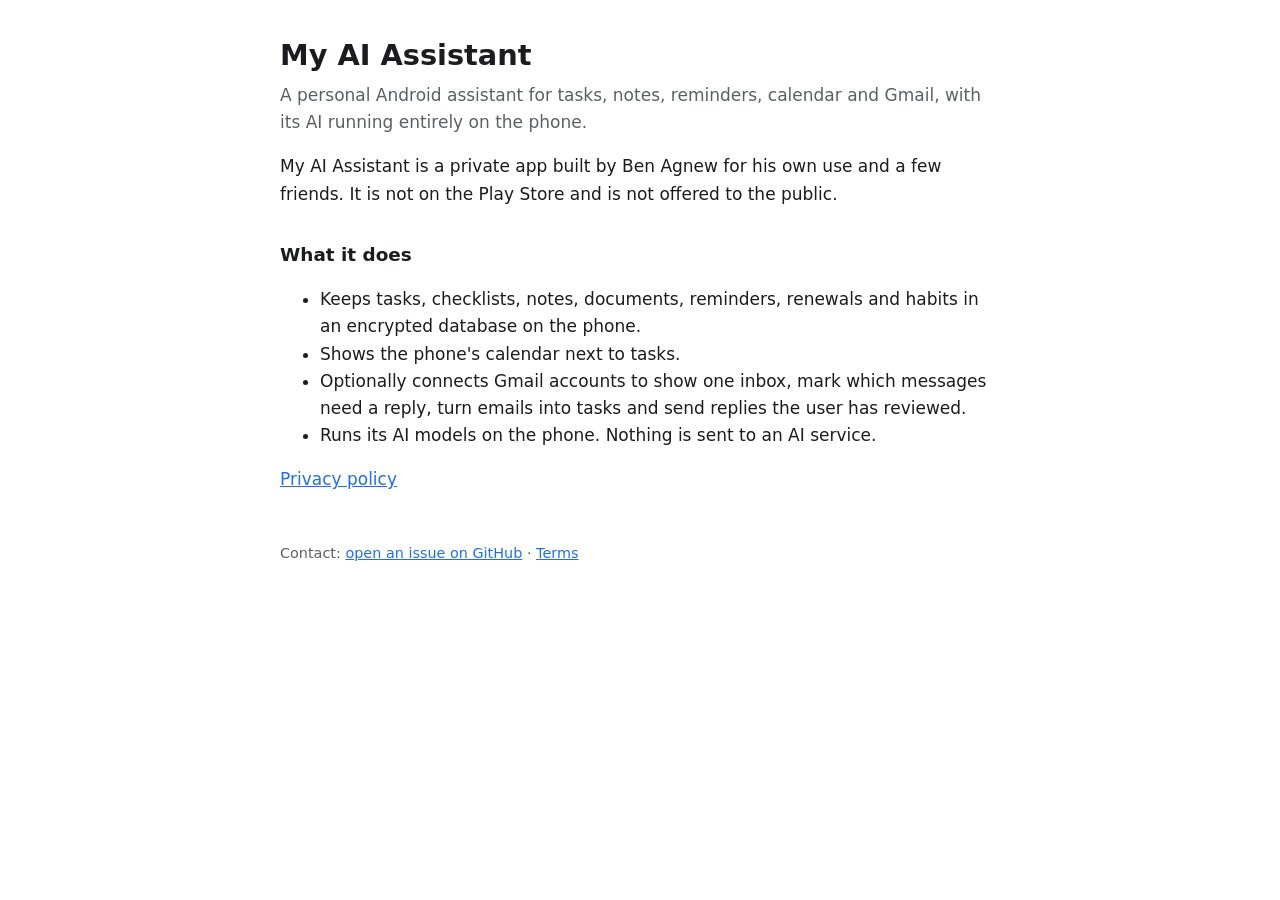
<file: index.html>
<!doctype html>
<html lang="en">
<head>
<meta charset="utf-8">
<meta name="viewport" content="width=device-width, initial-scale=1">
<meta name="google-site-verification" content="NAmjIbxB4SpHbSLkGBZmyq9fuAxFKcHXaDXTNwmAiDg" />
<title>My AI Assistant</title>
<link rel="stylesheet" href="style.css">
</head>
<body>
<main>
  <h1>My AI Assistant</h1>
  <p class="lead">A personal Android assistant for tasks, notes, reminders, calendar and Gmail, with its AI running entirely on the phone.</p>
  <p>My AI Assistant is a private app built by Ben Agnew for his own use and a few friends. It is not on the Play Store and is not offered to the public.</p>
  <h2>What it does</h2>
  <ul>
    <li>Keeps tasks, checklists, notes, documents, reminders, renewals and habits in an encrypted database on the phone.</li>
    <li>Shows the phone's calendar next to tasks.</li>
    <li>Optionally connects Gmail accounts to show one inbox, mark which messages need a reply, turn emails into tasks and send replies the user has reviewed.</li>
    <li>Runs its AI models on the phone. Nothing is sent to an AI service.</li>
  </ul>
  <p><a href="privacy.html">Privacy policy</a></p>
  <footer>Contact: <a href="https://github.com/Benagnew0/my-ai-assistant/issues">open an issue on GitHub</a> · <a href="terms.html">Terms</a></footer>
</main>
</body>
</html>
</file>
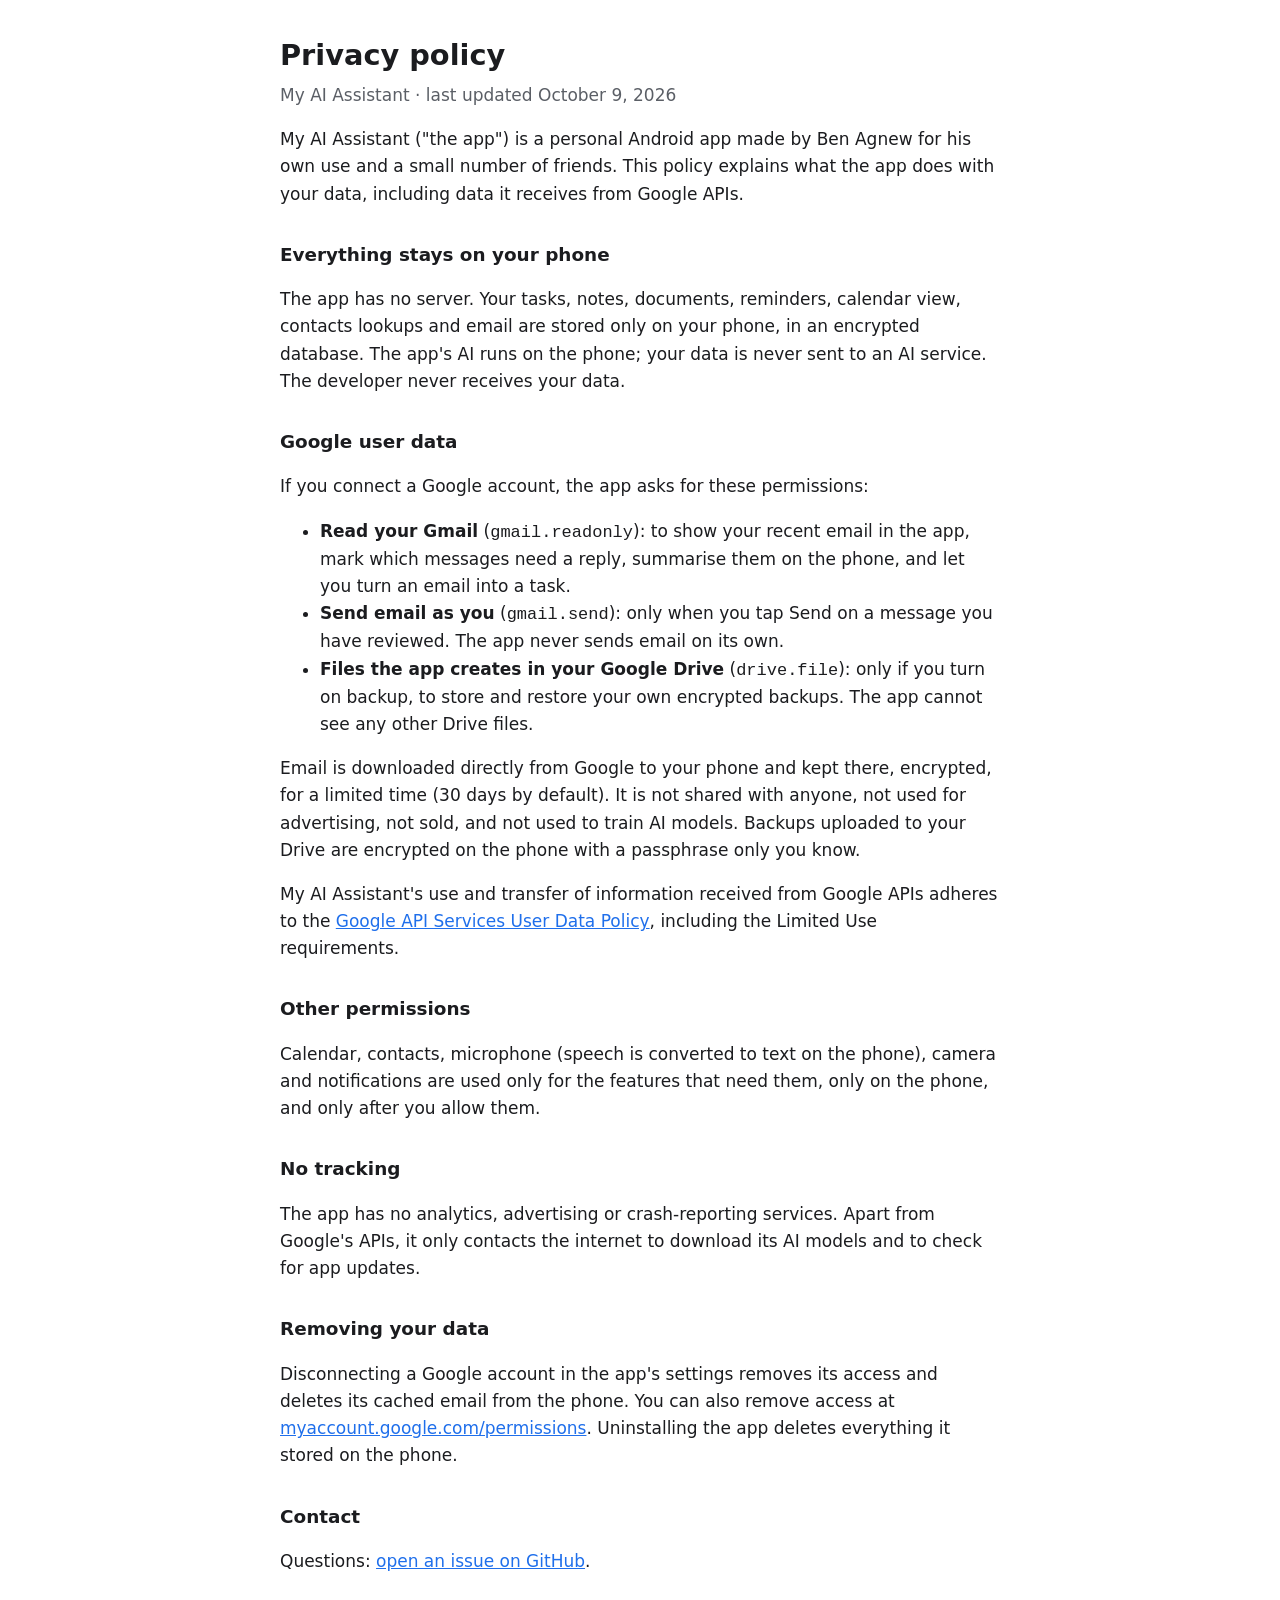
<file: privacy.html>
<!doctype html>
<html lang="en">
<head>
<meta charset="utf-8">
<meta name="viewport" content="width=device-width, initial-scale=1">
<title>Privacy policy – My AI Assistant</title>
<link rel="stylesheet" href="style.css">
</head>
<body>
<main>
  <h1>Privacy policy</h1>
  <p class="lead">My AI Assistant · last updated October 9, 2026</p>

  <p>My AI Assistant ("the app") is a personal Android app made by Ben Agnew for his own use and a small number of friends. This policy explains what the app does with your data, including data it receives from Google APIs.</p>

  <h2>Everything stays on your phone</h2>
  <p>The app has no server. Your tasks, notes, documents, reminders, calendar view, contacts lookups and email are stored only on your phone, in an encrypted database. The app's AI runs on the phone; your data is never sent to an AI service. The developer never receives your data.</p>

  <h2>Google user data</h2>
  <p>If you connect a Google account, the app asks for these permissions:</p>
  <ul>
    <li><strong>Read your Gmail</strong> (<code>gmail.readonly</code>): to show your recent email in the app, mark which messages need a reply, summarise them on the phone, and let you turn an email into a task.</li>
    <li><strong>Send email as you</strong> (<code>gmail.send</code>): only when you tap Send on a message you have reviewed. The app never sends email on its own.</li>
    <li><strong>Files the app creates in your Google Drive</strong> (<code>drive.file</code>): only if you turn on backup, to store and restore your own encrypted backups. The app cannot see any other Drive files.</li>
  </ul>
  <p>Email is downloaded directly from Google to your phone and kept there, encrypted, for a limited time (30 days by default). It is not shared with anyone, not used for advertising, not sold, and not used to train AI models. Backups uploaded to your Drive are encrypted on the phone with a passphrase only you know.</p>
  <p>My AI Assistant's use and transfer of information received from Google APIs adheres to the <a href="https://developers.google.com/terms/api-services-user-data-policy">Google API Services User Data Policy</a>, including the Limited Use requirements.</p>

  <h2>Other permissions</h2>
  <p>Calendar, contacts, microphone (speech is converted to text on the phone), camera and notifications are used only for the features that need them, only on the phone, and only after you allow them.</p>

  <h2>No tracking</h2>
  <p>The app has no analytics, advertising or crash-reporting services. Apart from Google's APIs, it only contacts the internet to download its AI models and to check for app updates.</p>

  <h2>Removing your data</h2>
  <p>Disconnecting a Google account in the app's settings removes its access and deletes its cached email from the phone. You can also remove access at <a href="https://myaccount.google.com/permissions">myaccount.google.com/permissions</a>. Uninstalling the app deletes everything it stored on the phone.</p>

  <h2>Contact</h2>
  <p>Questions: <a href="https://github.com/Benagnew0/my-ai-assistant/issues">open an issue on GitHub</a>.</p>
</main>
</body>
</html>
</file>
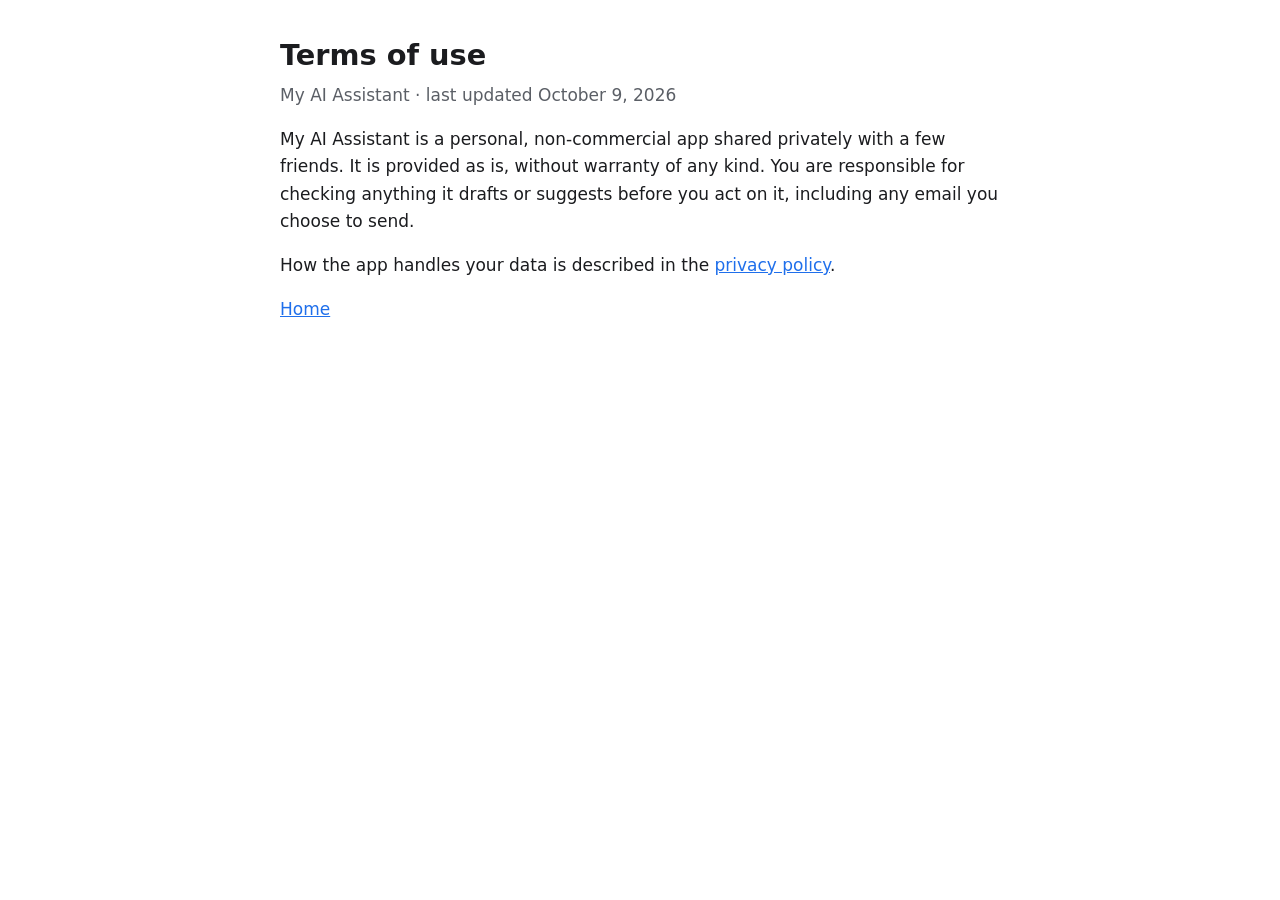
<file: terms.html>
<!doctype html>
<html lang="en">
<head>
<meta charset="utf-8">
<meta name="viewport" content="width=device-width, initial-scale=1">
<title>Terms – My AI Assistant</title>
<link rel="stylesheet" href="style.css">
</head>
<body>
<main>
  <h1>Terms of use</h1>
  <p class="lead">My AI Assistant · last updated October 9, 2026</p>
  <p>My AI Assistant is a personal, non-commercial app shared privately with a few friends. It is provided as is, without warranty of any kind. You are responsible for checking anything it drafts or suggests before you act on it, including any email you choose to send.</p>
  <p>How the app handles your data is described in the <a href="privacy.html">privacy policy</a>.</p>
  <p><a href="index.html">Home</a></p>
</main>
</body>
</html>
</file>
<file: style.css>
:root { color-scheme: light dark; --fg: #1b1c1f; --muted: #5b5f66; --bg: #ffffff; --accent: #1f6feb; }
@media (prefers-color-scheme: dark) { :root { --fg: #e6e7ea; --muted: #a2a7b0; --bg: #0f1013; --accent: #6aa7ff; } }
body { margin: 0; background: var(--bg); color: var(--fg); font: 17px/1.6 system-ui, -apple-system, "Segoe UI", Roboto, sans-serif; }
main { max-width: 720px; margin: 0 auto; padding: 32px 16px 64px; }
h1 { font-size: 1.8rem; margin: 0 0 .25rem; }
h2 { font-size: 1.15rem; margin-top: 2rem; }
p.lead { color: var(--muted); margin-top: 0; }
a { color: var(--accent); }
footer { margin-top: 3rem; color: var(--muted); font-size: .9rem; }
</file>
